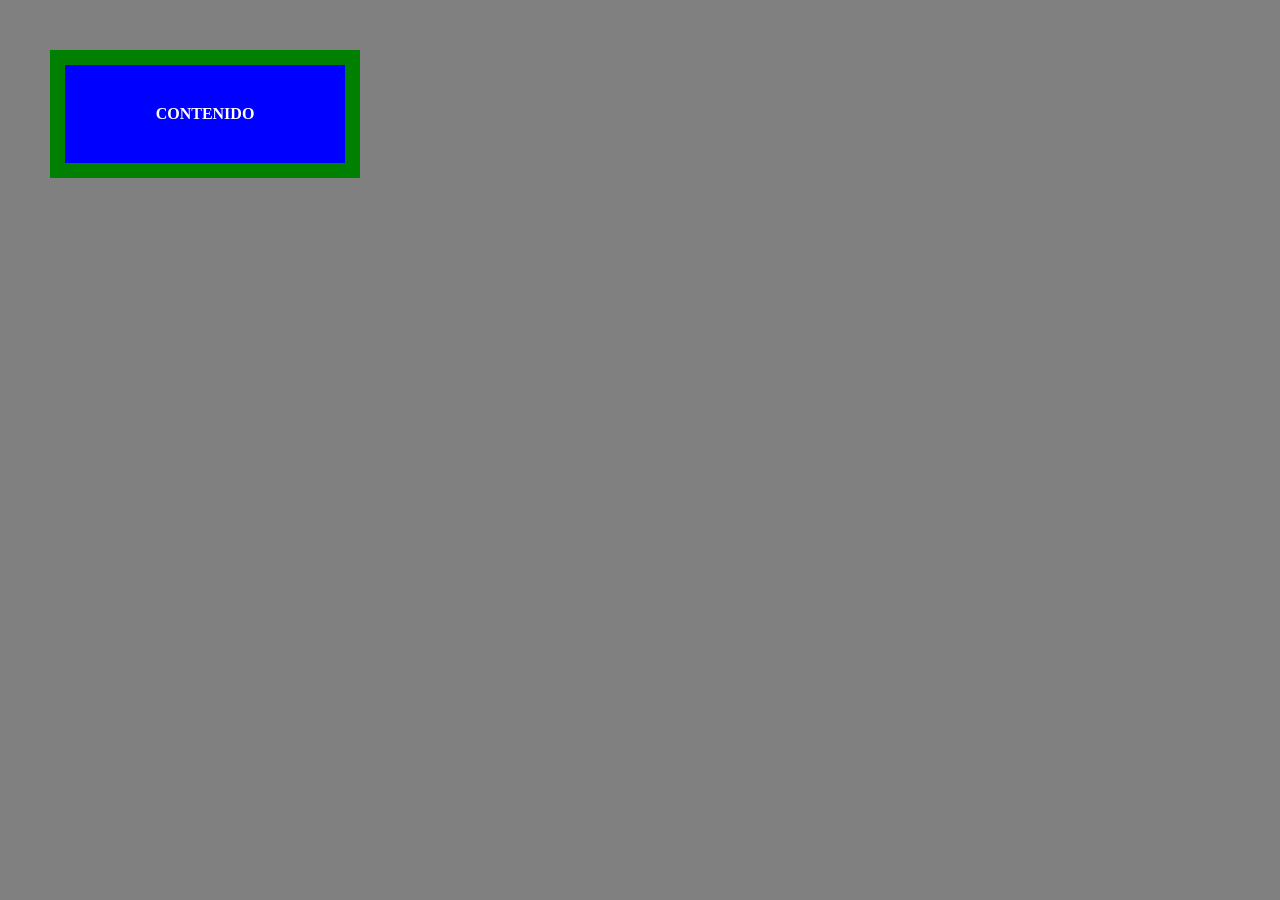
<file: 23400559_Gonzalez_Tapia_Hannia_Elizabeth/U3/index.html>
<!DOCTYPE html>
<html lang="es">
    <head>
        <style>
         body{
            margin: 0;
            background-color: gray;
         }

         .caja-demostrativa{
            width: 200px;
            column-height: 100px;
            background-color: blue;
            color: white;
            font-weight: bold;
            text-align: center;
            align-content: center; 

            padding: 40px;

            border: 15px solid green;

            margin: 50px;
         }
        </style>
    </head>
    <body>
        <div class="caja-demostrativa">
            CONTENIDO
        </div>
    </body>
</html>
</file>
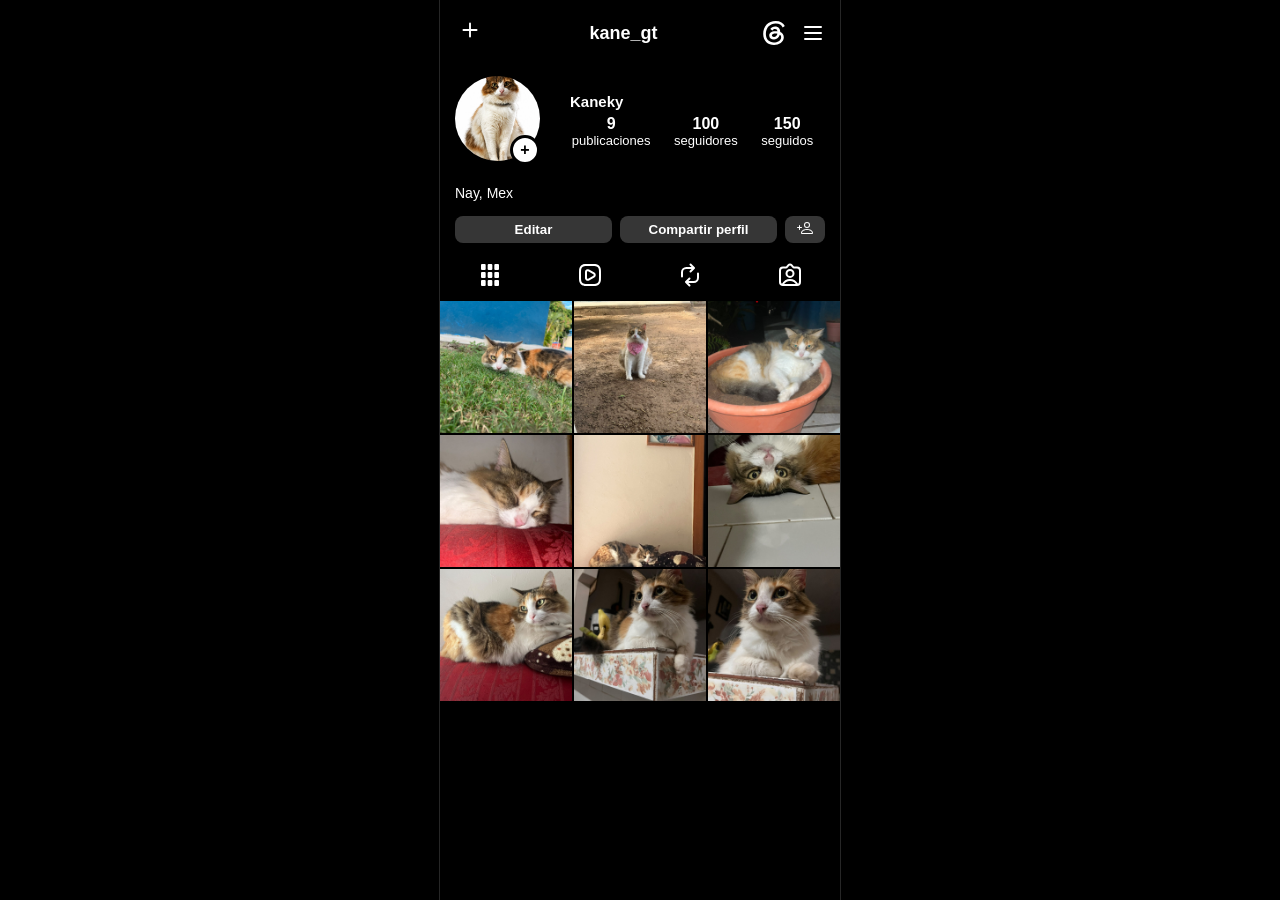
<file: 23400559_Gonzalez_Tapia_Hannia_Elizabeth/U3/instagram/index.html>
<!DOCTYPE html>
<html lang="es">
    <head>
        <meta charset="UTF-8">
        <title>Instagram</title>
        <link rel="stylesheet" href="./css/style.css">
    </head>
    <body>
        <main class="app-container">
            <nav class="nav-container">
                <div class="nav-left">
                    <svg xmlns="http://www.w3.org/2000/svg" width="30" fill="currentColor" class="bi bi-plus" viewBox="0 0 16 16"> <path d="M8 4a.5.5 0 0 1 .5.5v3h3a.5.5 0 0 1 0 1h-3v3a.5.5 0 0 1-1 0v-3h-3a.5.5 0 0 1 0-1h3v-3A.5.5 0 0 1 8 4" /> </svg>
                </div>
                <div class="nav-center">
                    kane_gt
                </div>
                <div class="nav-right">
                    <svg aria-label="" class="x1lliihq x1n2onr6 x5n08af" fill="currentColor" height="24" role="img" viewBox="0 0 976.98 1082" width="24"> <title></title> <path class="xcslo1z" d="M770.347,500.347c-1.355-156.85-86.386-251.367-230.025-251.367-95.872,0-176.499,43.362-218.846,112.472l92.823,64.705c24.053-37.942,57.252-69.448,118.231-69.448,68.77,0,104.341,38.281,114.504,109.423-33.2-5.081-66.399-7.791-100.615-7.791-185.646,0-273.049,84.015-273.049,195.131,0,113.149,87.403,179.548,216.136,179.548,141.267,0,225.621-95.194,260.176-213.086,35.91,16.261,60.64,54.203,60.64,111.116,0,152.447-175.822,235.446-324.881,235.446-219.862,0-363.501-144.316-363.501-379.084,0-287.616,190.05-471.907,445.483-471.907,171.418,0,256.11,75.207,313.701,176.16l94.856-66.399C913.308,94.501,773.396,1,563.358,1,228.653,1,.999,238.478.999,583.008c0,315.057,222.911,497.992,488.507,497.992,219.523,0,441.418-128.055,441.418-347.24,0-114.504-65.721-190.389-160.577-233.413ZM485.441,718.854c-48.444,0-91.129-23.036-91.129-65.383,0-66.738,81.983-87.064,162.271-87.064,30.489,0,60.301,2.032,86.725,7.792-18.971,86.725-75.207,144.655-157.867,144.655Z"> </path> </svg>
                    <svg width="24" viewBox="0 0 24 24" fill="none" xmlns="http://www.w3.org/2000/svg" stroke="#ffffff"><g id="SVGRepo_bgCarrier" stroke-width="0"></g><g id="SVGRepo_tracerCarrier" stroke-linecap="round" stroke-linejoin="round"></g><g id="SVGRepo_iconCarrier"> <path d="M4 18L20 18" stroke="#ffffff" stroke-width="2" stroke-linecap="round"></path> <path d="M4 12L20 12" stroke="#ffffff" stroke-width="2" stroke-linecap="round"></path> <path d="M4 6L20 6" stroke="#ffffff" stroke-width="2" stroke-linecap="round"></path> </g></svg>
                </div>
            </nav>

            <header>
                <div class="profile-header">
                    <div class="profile-pic-container">
                        <img class="profile-pic" src="./img/perfil.jpeg">
                        <div class="add-story-btn">+</div>
                    </div>

                    <div class="profile-info">
                    <h1 class="name">Kaneky</h1>
                    <div class="profile-stats">

                    
                    <div class="stat-item">
                        <strong>9</strong>
                        <span>publicaciones</span>
                    </div>
        
                    <div class="stat-item">
                        <strong>100</strong>
                        <span>seguidores</span>
                    </div>
                    <div class="stat-item">
                        <strong>150</strong>
                        <span>seguidos</span>
                        </div>
                    
                    </div>
                </div>
                </div>
            </header>

            <section class="profile-bio">
                <p class="bio">Nay, Mex</p>
                <div class="action-buttons">

                    <button class="btn">Editar</button>
                    <button class="btn">Compartir perfil</button>
                    <button class="btn icon-btn">
                        <svg xmlns="http://www.w3.org/2000/svg" width="16" height="16" fill="currentColor" class="bi bi-person-plus" viewBox="0 0 16 16"> <path d="M6 8a3 3 0 1 0 0-6 3 3 0 0 0 0 6m2-3a2 2 0 1 1-4 0 2 2 0 0 1 4 0m4 8c0 1-1 1-1 1H1s-1 0-1-1 1-4 6-4 6 3 6 4m-1-.004c-.001-.246-.154-.986-.832-1.664C9.516 10.68 8.289 10 6 10s-3.516.68-4.168 1.332c-.678.678-.83 1.418-.832 1.664z" /> <path fill-rule="evenodd" d="M13.5 5a.5.5 0 0 1 .5.5V7h1.5a.5.5 0 0 1 0 1H14v1.5a.5.5 0 0 1-1 0V8h-1.5a.5.5 0 0 1 0-1H13V5.5a.5.5 0 0 1 .5-.5" /> </svg>

                    </button>

                </div>
            </section>


            <section class="profile-tabs">
                <div class="tab">
                    <svg aria-label="Publicaciones" class="x1lliihq x1n2onr6 xyb1xck" fill="currentColor" height="24" role="img" viewBox="0 0 24 24" width="24"> <title>Publicaciones</title> <rect height="6" rx="1" ry="1" width="4.667" x="3" y="1"></rect> <rect height="6" rx="1" ry="1" width="4.667" x="16.333" y="1"></rect> <rect height="6" rx="1" ry="1" width="4.667" x="9.667" y="1"></rect> <rect height="6" rx="1" ry="1" width="4.667" x="3" y="9"></rect> <rect height="6" rx="1" ry="1" width="4.667" x="16.333" y="9"></rect> <rect height="6" rx="1" ry="1" width="4.667" x="9.667" y="9"></rect> <rect height="6" rx="1" ry="1" width="4.667" x="3" y="17"></rect> <rect height="6" rx="1" ry="1" width="4.667" x="16.333" y="17"></rect> <rect height="6" rx="1" ry="1" width="4.667" x="9.667" y="17"></rect> </svg>
                </div>

                <div class="tab">
                    <svg aria-label="Reels" class="x1lliihq x1n2onr6 x5n08af" fill="currentColor" height="24" role="img" viewBox="0 0 24 24" width="24"> <title>Reels</title> <path d="M22.935 7.468c-.063-1.36-.307-2.142-.512-2.67a5.341 5.341 0 0 0-1.27-1.95 5.345 5.345 0 0 0-1.95-1.27c-.53-.206-1.311-.45-2.672-.513C15.333 1.012 14.976 1 12 1s-3.333.012-4.532.065c-1.36.063-2.142.307-2.67.512-.77.298-1.371.69-1.95 1.27a5.36 5.36 0 0 0-1.27 1.95c-.206.53-.45 1.311-.513 2.672C1.012 8.667 1 9.024 1 12s.012 3.333.065 4.532c.063 1.36.307 2.142.512 2.67.297.77.69 1.372 1.27 1.95.58.581 1.181.974 1.95 1.27.53.206 1.311.45 2.672.513C8.667 22.988 9.024 23 12 23s3.333-.012 4.532-.065c1.36-.063 2.142-.307 2.67-.512a5.33 5.33 0 0 0 1.95-1.27 5.356 5.356 0 0 0 1.27-1.95c.206-.53.45-1.311.513-2.672.053-1.198.065-1.555.065-4.531s-.012-3.333-.065-4.532Zm-1.998 8.972c-.05 1.07-.228 1.652-.38 2.04-.197.51-.434.874-.82 1.258a3.362 3.362 0 0 1-1.258.82c-.387.151-.97.33-2.038.379-1.162.052-1.51.063-4.441.063s-3.28-.01-4.44-.063c-1.07-.05-1.652-.228-2.04-.38a3.354 3.354 0 0 1-1.258-.82 3.362 3.362 0 0 1-.82-1.258c-.151-.387-.33-.97-.379-2.038C3.011 15.28 3 14.931 3 12s.01-3.28.063-4.44c.05-1.07.228-1.652.38-2.04.197-.51.434-.875.82-1.26a3.372 3.372 0 0 1 1.258-.819c.387-.15.97-.329 2.038-.378C8.72 3.011 9.069 3 12 3s3.28.01 4.44.063c1.07.05 1.652.228 2.04.38.51.197.874.433 1.258.82.385.382.622.747.82 1.258.151.387.33.97.379 2.038C20.989 8.72 21 9.069 21 12s-.01 3.28-.063 4.44Zm-4.584-6.828-5.25-3a2.725 2.725 0 0 0-2.745.01A2.722 2.722 0 0 0 6.988 9v6c0 .992.512 1.88 1.37 2.379.432.25.906.376 1.38.376.468 0 .937-.123 1.365-.367l5.25-3c.868-.496 1.385-1.389 1.385-2.388s-.517-1.892-1.385-2.388Zm-.993 3.04-5.25 3a.74.74 0 0 1-.748-.003.74.74 0 0 1-.374-.649V9a.74.74 0 0 1 .374-.65.737.737 0 0 1 .748-.002l5.25 3c.341.196.378.521.378.652s-.037.456-.378.651Z"> </path> </svg>
                </div>

                <div class="tab">
                    <svg viewBox="0 0 24 24" width="24" height="24" fill="currentColor" role="img" title="Reposts" class="x14rh7hd" style="--x-color: rgb(var(--ig-secondary-icon));"> <title>Reposts</title> <path d="M19.998 9.497a1 1 0 0 0-1 1v4.228a3.274 3.274 0 0 1-3.27 3.27h-5.313l1.791-1.787a1 1 0 0 0-1.412-1.416L7.29 18.287a1.004 1.004 0 0 0-.294.707v.001c0 .023.012.042.013.065a.923.923 0 0 0 .281.643l3.502 3.504a1 1 0 0 0 1.414-1.414l-1.797-1.798h5.318a5.276 5.276 0 0 0 5.27-5.27v-4.228a1 1 0 0 0-1-1zm-6.41-3.496-1.795 1.795a1 1 0 1 0 1.414 1.414l3.5-3.5a1.003 1.003 0 0 0 0-1.417l-3.5-3.5a1 1 0 0 0-1.414 1.414l1.794 1.794H8.27A5.277 5.277 0 0 0 3 9.271V13.5a1 1 0 0 0 2 0V9.271a3.275 3.275 0 0 1 3.271-3.27z"> </path> </svg>
                </div>

                <div class="tab">
                    <svg aria-label="Etiquetas" class="x1lliihq x1n2onr6 x1cp0k07" fill="currentColor" height="24" role="img" viewBox="0 0 24 24" width="24"> <title>Etiquetas</title> <path d="M21 7.48a2 2 0 0 0-2-2h-3.046a2.002 2.002 0 0 1-1.506-.683l-1.695-1.939a1 1 0 0 0-1.506 0L9.552 4.797c-.38.434-.93.682-1.506.682H5a2 2 0 0 0-2 2V19l.01.206A2 2 0 0 0 5 21h14a2 2 0 0 0 2-2V7.48ZM23 19a4 4 0 0 1-4 4H5a4 4 0 0 1-3.995-3.794L1 19V7.48a4 4 0 0 1 4-4h3.046l1.696-1.94a3 3 0 0 1 4.516 0l1.696 1.94H19a4 4 0 0 1 4 4V19Z" fill="currentColor"></path> <path d="M14.5 10.419a2.5 2.5 0 1 0-5 0 2.5 2.5 0 0 0 5 0Zm2 0a4.5 4.5 0 1 1-9 0 4.5 4.5 0 0 1 9 0ZM12 16.003c3.511 0 6.555 1.99 8.13 4.906a1 1 0 0 1-1.76.95c-1.248-2.31-3.64-3.857-6.37-3.857S6.878 19.55 5.63 21.86a1 1 0 0 1-1.76-.951c1.575-2.915 4.618-4.906 8.13-4.906Z" fill="currentColor"></path> </svg>
            
                </div>
            </section>

            <section class="gallery">
                <div class="post">
                    <img src="./img/13.jpeg">
                </div>

                <div class="post">
                    <img src="./img/10.jpeg">
                </div>

                <div class="post">
                    <img src="./img/6.jpeg">
                </div>

                <div class="post">
                    <img src="./img/7.jpeg">
                </div>

                <div class="post">
                    <img src="./img/4.jpeg">
                </div>

                <div class="post">
                    <img src="./img/3.jpeg">
                </div>

                <div class="post">
                    <img src="./img/5.jpeg">
                </div>

                <div class="post">
                    <img src="./img/1.jpeg">
                </div>

                <div class="post">
                    <img src="./img/2.jpeg">
                </div>

            </section>
        </main>
    </body>
</html>
</file>
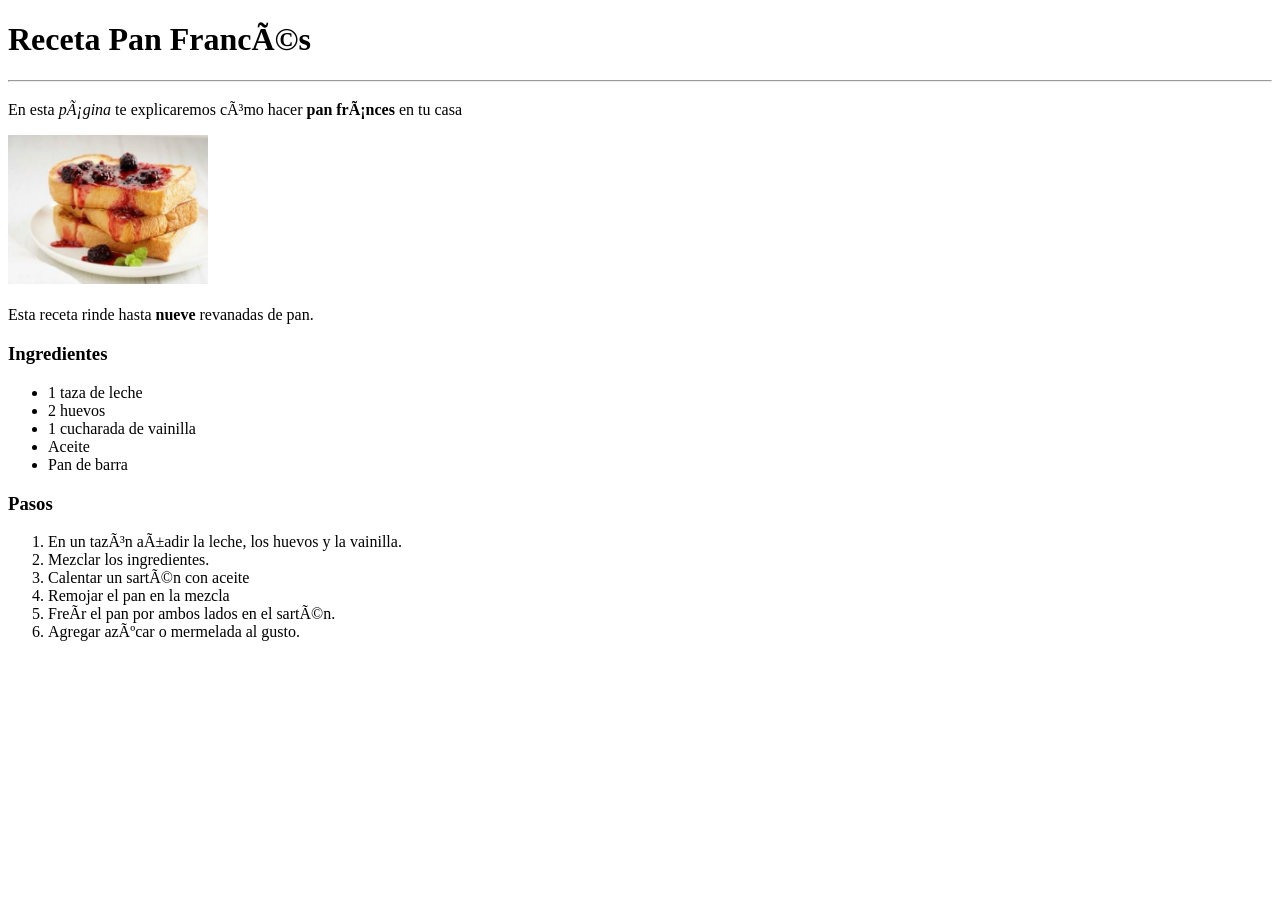
<file: 23400559_Gonzalez_Tapia_Hannia_Elizabeth/U2/Ejercicio1.html>
<!DOCTYPE html>
<html>
    <head>
        <meta charset="UTF=8">
        <title>Ejercicio1</title>
    </head>

    <body>
        <header>
            <h1>Receta Pan Francés</h1>
        </header>
        <section>
            <section>
                <hr>
            </section>
            <h3></h3>
            <p>En esta <em>página</em> te explicaremos cómo hacer <strong>pan fránces</strong> en tu casa</p>
            <section>
                <image width="200px" src="panfrances.jpeg"></image>
            </section>
            <h3></h3>
            <p>Esta receta rinde hasta <strong>nueve</strong> revanadas de pan.</p>
            <h3>Ingredientes</h3>
            <ul>
                 <li>1 taza de leche</li>
                 <li>2 huevos</li>
                 <li>1 cucharada de vainilla</li>
                 <li>Aceite</li>
                 <li>Pan de barra</li>
            </ul>
            <h3>Pasos</h3>
            <ol>
                <li>En un tazón añadir la leche, los huevos y la vainilla.</li>
                <li>Mezclar los ingredientes.</li>
                <li>Calentar un sartén con aceite</li>
                <li>Remojar el pan en la mezcla</li>
                <li>Freír el pan por ambos lados en el sartén.</li>
                <li>Agregar azúcar o mermelada al gusto.</li>
            </ol>
        </section>
    </body>
</html>
</file>
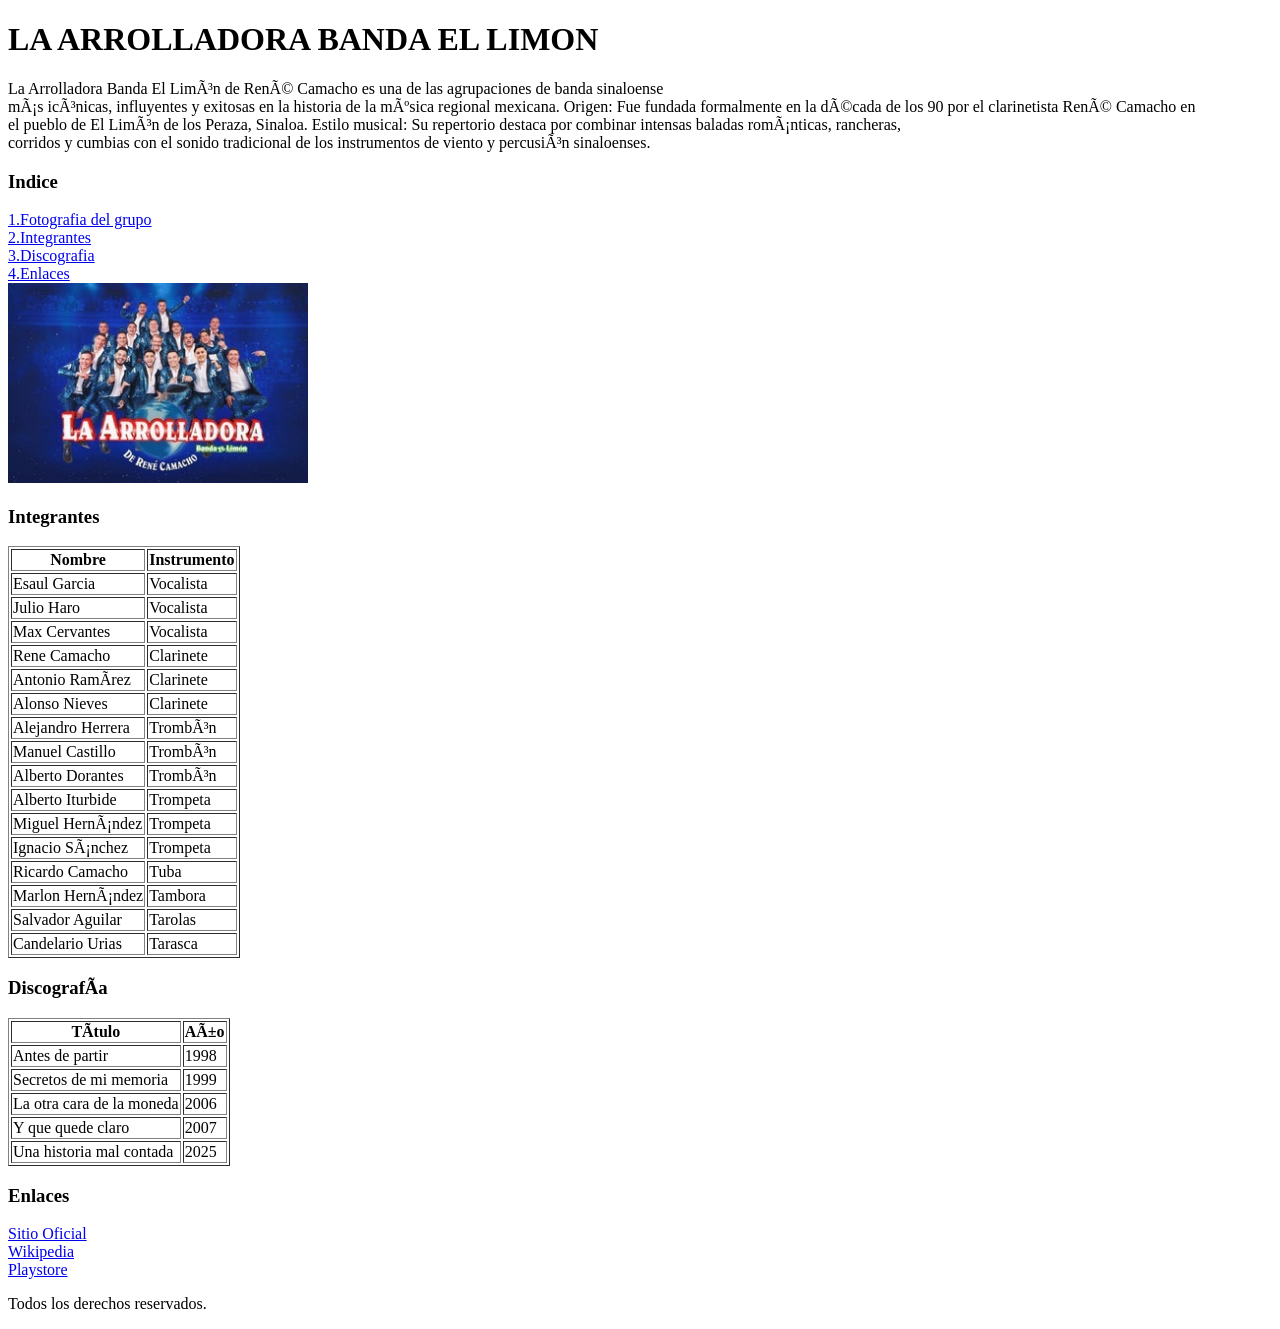
<file: 23400559_Gonzalez_Tapia_Hannia_Elizabeth/U2/Ejercicio2.html>
<!DOCTYPE html>
<html>
    <head>
        <meta charset="UTF=8">
        <title>Ejercicio2</title>
    </head>

    <body>
        <header>
            <h1>LA ARROLLADORA BANDA EL LIMON</h1>
        </header>

        <section>
            <p>
                La Arrolladora Banda El Limón de René Camacho es una de las agrupaciones de banda sinaloense <br>
                más icónicas, influyentes y exitosas en la historia de la música regional mexicana.
                Origen: Fue fundada formalmente en la década de los 90 por el clarinetista René Camacho en <br> 
                el pueblo de El Limón de los Peraza, Sinaloa.
                Estilo musical: Su repertorio destaca por combinar intensas baladas románticas, rancheras,<br>
                corridos y cumbias con el sonido tradicional de los instrumentos de viento y percusión sinaloenses.
            </p>
            <h3>Indice</h3>
            <nav>
                <a href="#Foto">1.Fotografia del grupo</a><br>
                <a href="#Integrantes">2.Integrantes</a><br>
                <a href="#Discografia">3.Discografia</a><br>
                <a href="#Enlaces">4.Enlaces</a>
            </nav>
            <img id="Foto" width="300px" src="laarrolladora.jpg">
            <section>
            <h3 id="Integrantes">Integrantes</h3>
            <table border="1">
                <tr>
                    <th>Nombre</th>
                    <th>Instrumento</th>
                </tr>
                <tr>
                    <td>Esaul Garcia</td>
                    <td>Vocalista</td>
                </tr>
                <tr>
                    <td>Julio Haro</td>
                    <td>Vocalista</td>
                </tr>
                <tr>
                    <td>Max Cervantes</td>
                    <td>Vocalista</td>
                </tr>
                <tr>
                    <td>Rene Camacho</td>
                    <td>Clarinete</td>
                </tr>
                <tr>
                    <td>Antonio Ramírez</td>
                    <td>Clarinete</td>
                </tr>
                <tr>
                    <td>Alonso Nieves</td>
                    <td>Clarinete</td>
                </tr>
                <tr>
                    <td>Alejandro Herrera</td>
                    <td>Trombón</td>
                </tr>
                 <tr>
                    <td>Manuel Castillo</td>
                    <td>Trombón</td>
                </tr>
                 <tr>
                    <td>Alberto Dorantes</td>
                    <td>Trombón</td>
                </tr>
                 <tr>
                    <td>Alberto Iturbide</td>
                    <td>Trompeta</td>
                </tr>
                 <tr>
                    <td>Miguel Hernández</td>
                    <td>Trompeta</td>
                </tr>
                 <tr>
                    <td>Ignacio Sánchez</td>
                    <td>Trompeta</td>
                </tr>
                 <tr>
                    <td>Ricardo Camacho</td>
                    <td>Tuba</td>
                </tr>
                 <tr>
                    <td>Marlon Hernández</td>
                    <td>Tambora</td>
                </tr>
                 <tr>
                    <td>Salvador Aguilar</td>
                    <td>Tarolas</td>
                </tr>
                 <tr>
                    <td>Candelario Urias</td>
                    <td>Tarasca</td>
                </tr>
            </table>
            </section>

            <section>
                <h3 id="Discografia">Discografía</h3>
                <table border="1">
                    <tr>
                        <th>Título</th>
                        <th>Año</th>
                    </tr>
                    <tr>
                        <td>Antes de partir</td>
                        <td>1998</td>
                    </tr>
                     <tr>
                        <td>Secretos de mi memoria</td>
                        <td>1999</td>
                    </tr>
                     <tr>
                        <td>La otra cara de la moneda</td>
                        <td>2006</td>
                    </tr>
                     <tr>
                        <td>Y que quede claro</td>
                        <td>2007</td>
                    </tr>
                     <tr>
                        <td>Una historia mal contada</td>
                        <td>2025</td>
                    </tr>
                </table>
            </section>
            <h3 id="Enlaces">Enlaces</h3>
            <nav>
                <a href="https://www.laarrolladora.com/">Sitio Oficial</a><br>
                <a href="https://es.wikipedia.org/wiki/La_Arrolladora_Banda_El_Lim%C3%B3n">Wikipedia</a><br>
                <a href="https://play.google.com/store/apps/details?id=com.mobileroadie.app_39169&hl=es_MX">Playstore</a>
            </nav>
        </section>
        <footer>
              <p>Todos los derechos reservados.</p>
        </footer>
    </body>
</html>
</file>
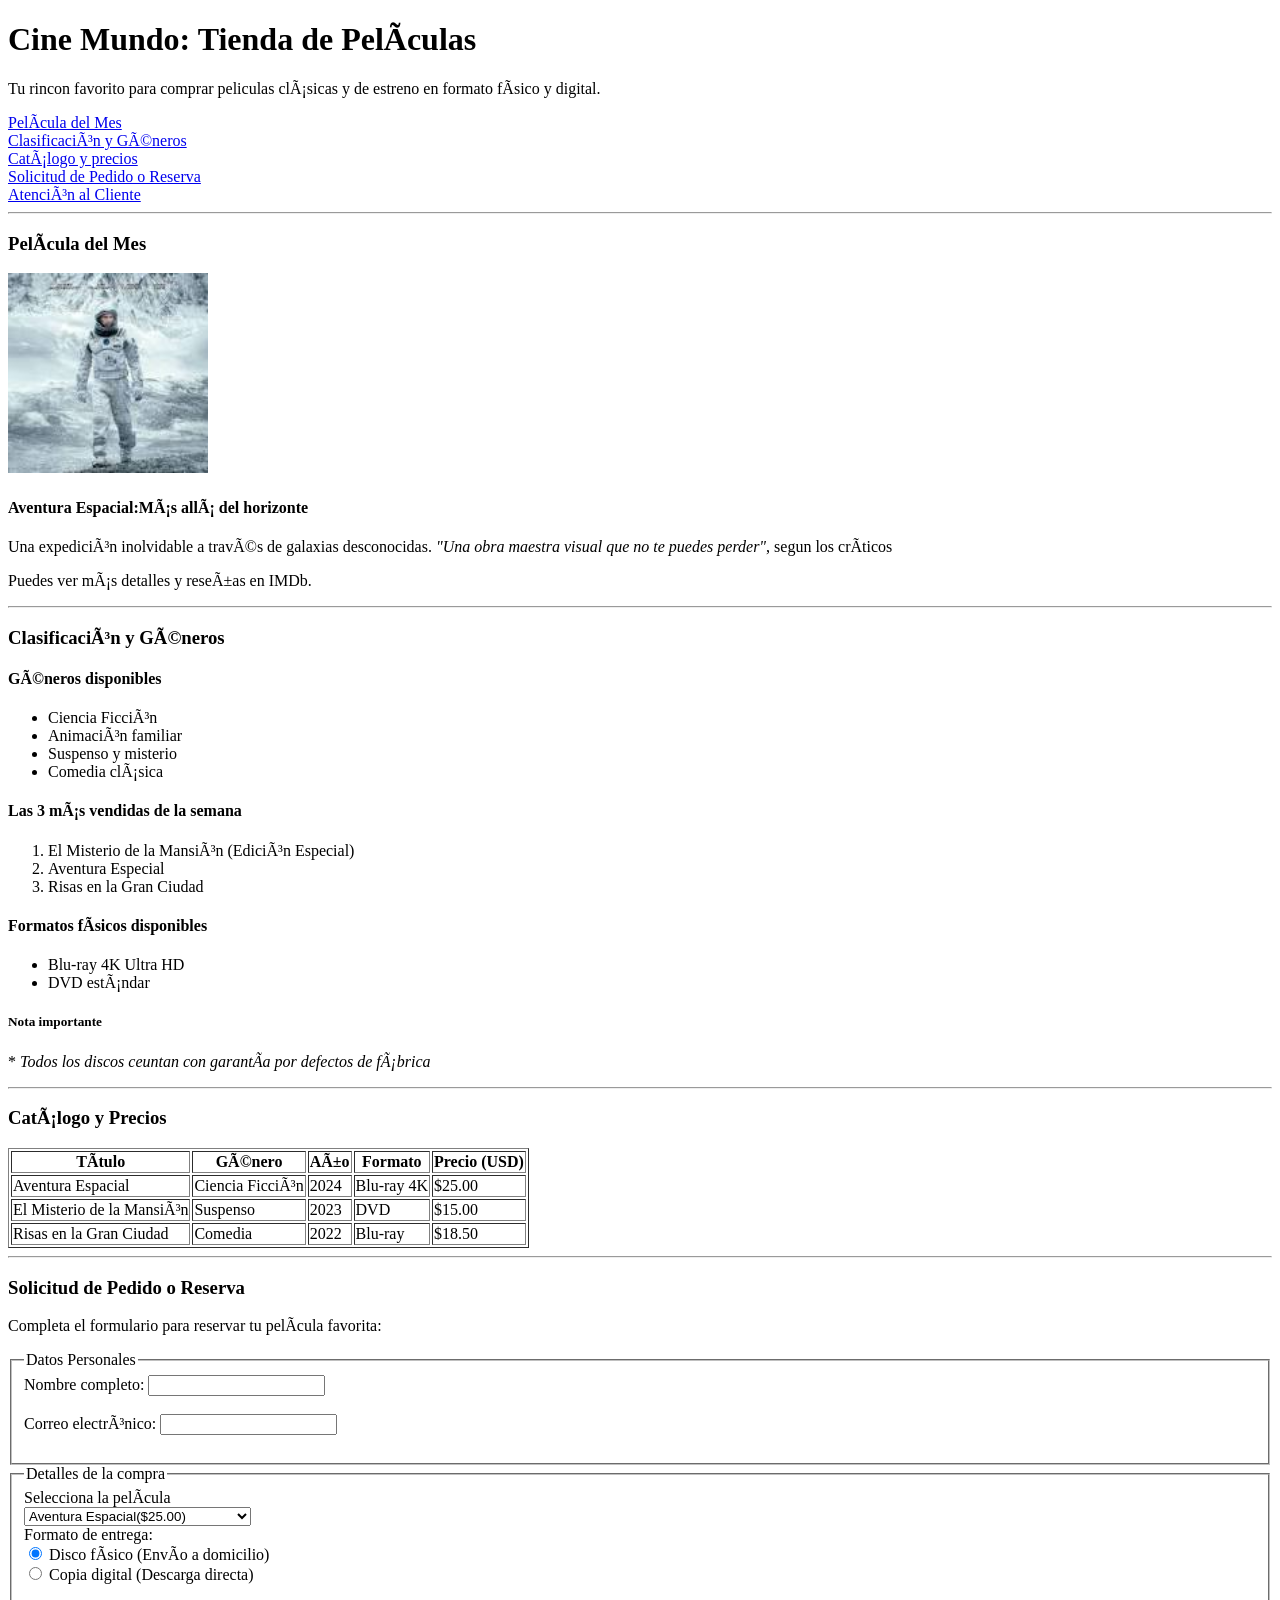
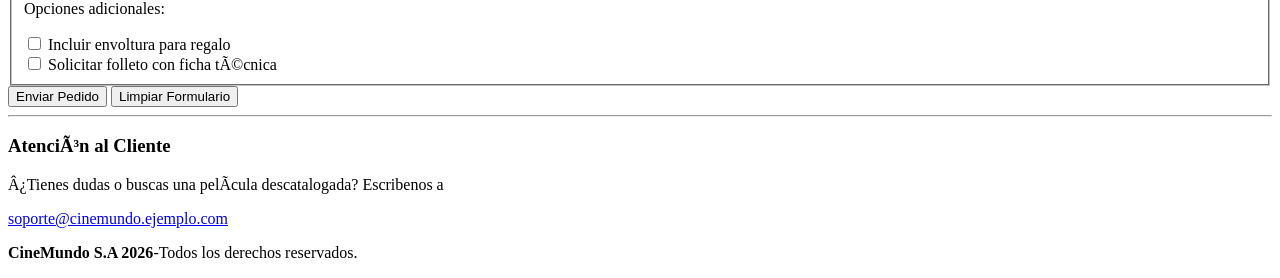
<file: 23400559_Gonzalez_Tapia_Hannia_Elizabeth/U2/Ejercicio5.html>
<!DOCTYPE html>
<html>
    <head>
        <meta charset="UFT=8">
        <title>Ejercicio5</title>

    </head>
    <body>
        <header> 
            <h1>Cine Mundo: Tienda de Películas</h1>
        </header>
        <section>
            <p>Tu rincon favorito para comprar peliculas clásicas y de estreno en formato físico y digital.</p>
        </section>
        <nav>
            <a href="#Pelicula">Película del Mes</a><br>
            <a href="#Clasificacion">Clasificación y Géneros</a><br>
            <a href="#Catalogo">Catálogo y precios</a><br>
            <a href="#Solicitud">Solicitud de Pedido o Reserva</a><br>
            <a href="#Atencion">Atención al Cliente</a><br>
        </nav>
        <hr>
        <h3 id="Pelicula">Película del Mes</h3>
        <image width="200px" src="imagen.jpg"></image>
        <h4>Aventura Espacial:Más allá del horizonte</h4>
        <p>Una expedición inolvidable a través de galaxias desconocidas. <em>"Una obra maestra visual que no te puedes perder"</em>, segun los críticos</p>
        <p>Puedes ver más detalles y reseñas en IMDb.</p>
        <hr>
        <h3 id="Clasificacion">Clasificación y Géneros</h3>
        <h4>Géneros disponibles</h4>
        <ul>
            <li>Ciencia Ficción</li>
            <li>Animación familiar</li>
            <li>Suspenso y misterio</li>
            <li>Comedia clásica</li>
        </ul>
        <h4>Las 3 más vendidas de la semana</h4>
        <ol>
            <li>El Misterio de la Mansión (Edición Especial)</li>
            <li>Aventura Especial</li>
            <li>Risas en la Gran Ciudad</li>
        </ol>
        <h4>Formatos físicos disponibles</h4>
        <ul>
            <li>Blu-ray 4K Ultra HD</li>
            <li>DVD estándar</li>
        </ul>
        <h5>Nota importante</h5>
        <p>* <em>Todos los discos ceuntan con garantía por defectos de fábrica</em></p>
        <hr>
        <h3 id="Catalogo">Catálogo y Precios</h3>
        <table border="1">
            <tr>
                <th>Título</th>
                <th>Género</th>
                <th>Año</th>
                <th>Formato</th>
                <th>Precio (USD)</th>
            </tr>
            <tr>
                <td>Aventura Espacial</td>
                <td>Ciencia Ficción</td>
                <td>2024</td>
                <td>Blu-ray 4K</td>
                <td>$25.00</td>
            </tr>
             <tr>
                <td>El Misterio de la Mansión</td>
                <td>Suspenso</td>
                <td>2023</td>
                <td>DVD</td>
                <td>$15.00</td>
            </tr>
             <tr>
                <td>Risas en la Gran Ciudad</td>
                <td>Comedia</td>
                <td>2022</td>
                <td>Blu-ray</td>
                <td>$18.50</td>
            </tr>
        </table>
        <hr>
        <h3 id="Solicitud">Solicitud de Pedido o Reserva</h3>
        <p>Completa el formulario para reservar tu película favorita:</p>
        <form action="#" method="post">
            <fieldset>
                <legend>Datos Personales</legend>
            <label>Nombre completo:</label>
            <input type="text">
            <br><br>

            <label>Correo electrónico:</label>
            <input type="text">
            <br><br>
            </fieldset>
        </form>

        <form action="#" method="post">
            <fieldset>
                <legend>Detalles de la compra</legend>
                <label>Selecciona la película</label><br>
                <select>
                    <option>Aventura Espacial($25.00)</option>
                    <option>El Misterio de la Mansión($15.00)</option>
                    <option>Risas en la Gran Ciudad($18.50)</option>
                </select><br>

                <label>Formato de entrega:</label><br>
                    <input type="radio" id="fisico" name="entrega" value="fisico" checked>
        <label for="fisico">Disco físico (Envío a domicilio)</label>
        <br>

        <input type="radio" id="digital" name="entrega" value="digital">
        <label for="digital">Copia digital (Descarga directa)</label>
           <p>Opciones adicionales:</p>
        <input type="checkbox" id="regalo" name="regalo">
        <label for="regalo">Incluir envoltura para regalo</label>
        <br>

        <input type="checkbox" id="folleto" name="folleto">
        <label for="folleto">Solicitar folleto con ficha técnica</label>
          
        </fieldset>

        </from>

          <input type="submit" value="Enviar Pedido">
            <input type="reset" value="Limpiar Formulario">
            <hr>

            <h3 id="Atencion">Atención al Cliente</h3>
            <p>¿Tienes dudas o buscas una película descatalogada? Escribenos a</p><a href="mailto:soporte@cinemundo.ejemplo.com">soporte@cinemundo.ejemplo.com</a>
            <P><strong>CineMundo S.A 2026</strong>-Todos los derechos reservados.</P>
    </body> 
</html>
</file>
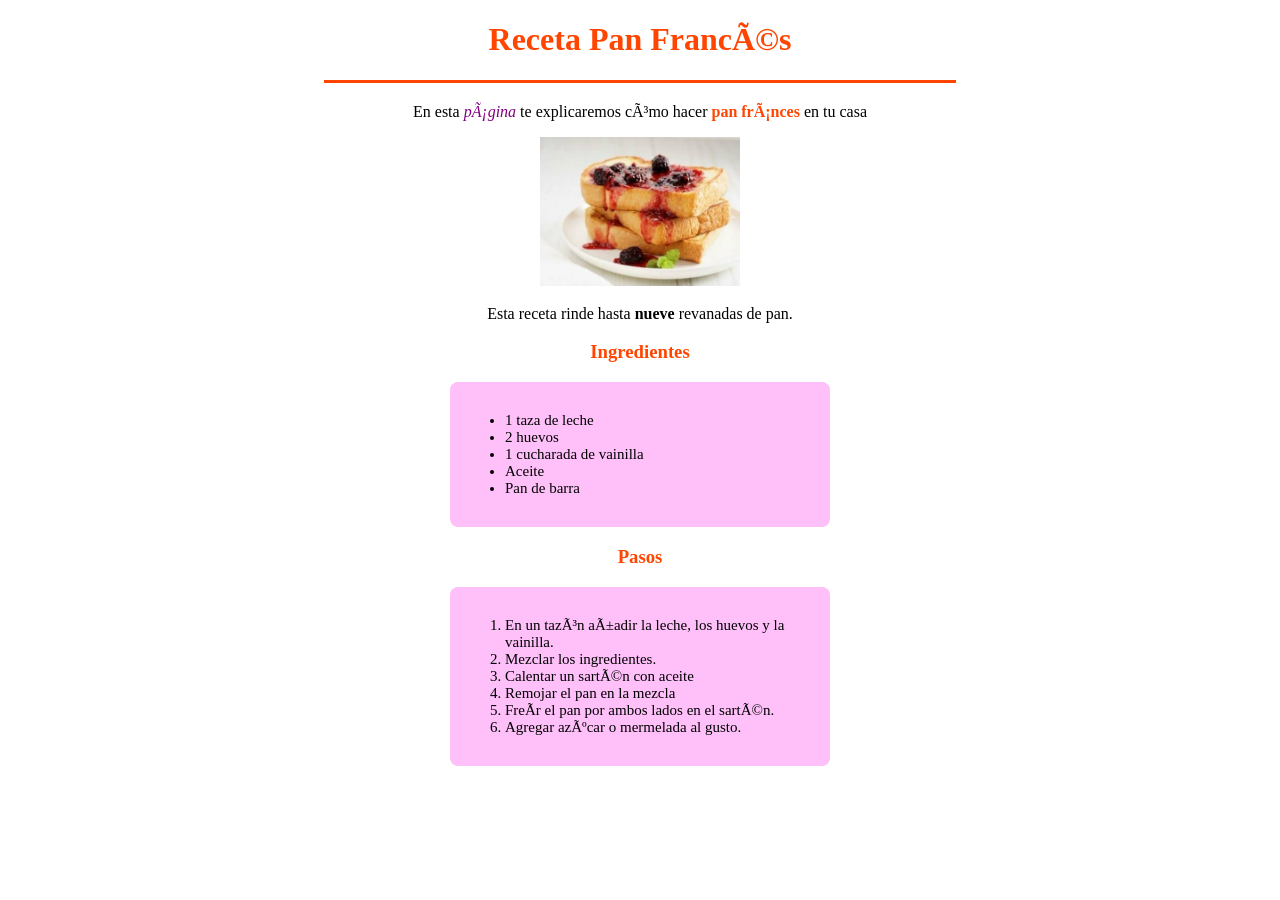
<file: 23400559_Gonzalez_Tapia_Hannia_Elizabeth/U3/Ejercicio1.html>
<!DOCTYPE html>
<html>
    <head>
        <meta charset="UTF=8">
        <title>Ejercicio1</title>
      <style>
        h1{
            color: orangered;
            text-align: center;
        }
        h3{
            text-align: center;
            color: orangered;
        }

        img {
          display: block;
          width: 200px;
          height: auto;
          margin: 0 auto;
        }
        .contenedor{
            display: grid;
            grid-template-columns: repeat(1, 1fr);
            gap: 15px;
            width: 100%;
            justify-items: center;
        }
        .caja{
            background-color:rgb(255, 192, 250);
            color: black;
            padding:15px;
            text-align:left;
            font-size: 15px;
            border-radius: 8px;
            width: 350px;
            max-width: 90%;
           }
           
        hr {
           width: 50%;
           border: none;
           height: 3px;
           background-color: orangered;
           margin: 20px auto;
        }
      </style>
    </head>

    <body>
        <header>
            <h1 style="color: orangered">Receta Pan Francés</h1>
        </header>
        <section>
            <section>
                <hr>
            </section>
            <h3></h3>
            <p style="text-align: center;">En esta <em style="color: purple;">página</em> te explicaremos cómo hacer <strong style="color: orangered;">pan fránces</strong> en tu casa</p>
            <section>
                <image width="200px" src="panfrances.jpeg"></image>
            </section>
            <h3></h3>
            <p style="text-align: center;">Esta receta rinde hasta <strong>nueve</strong> revanadas de pan.</p>
            <h3>Ingredientes</h3>
            <div class="contenedor">
                <div class="caja">
            <ul>
                 <li>1 taza de leche</li>
                 <li>2 huevos</li>
                 <li>1 cucharada de vainilla</li>
                 <li>Aceite</li>
                 <li>Pan de barra</li>
            </ul>
                 </div>
            </div>
            </section>
            <h3>Pasos</h3>
            <div class="contenedor">
                <div class="caja">
            <ol>
                <li>En un tazón añadir la leche, los huevos y la vainilla.</li>
                <li>Mezclar los ingredientes.</li>
                <li>Calentar un sartén con aceite</li>
                <li>Remojar el pan en la mezcla</li>
                <li>Freír el pan por ambos lados en el sartén.</li>
                <li>Agregar azúcar o mermelada al gusto.</li>
            </ol>
                </div>
            </div>
        </section>
    </body>
</html>
</file>
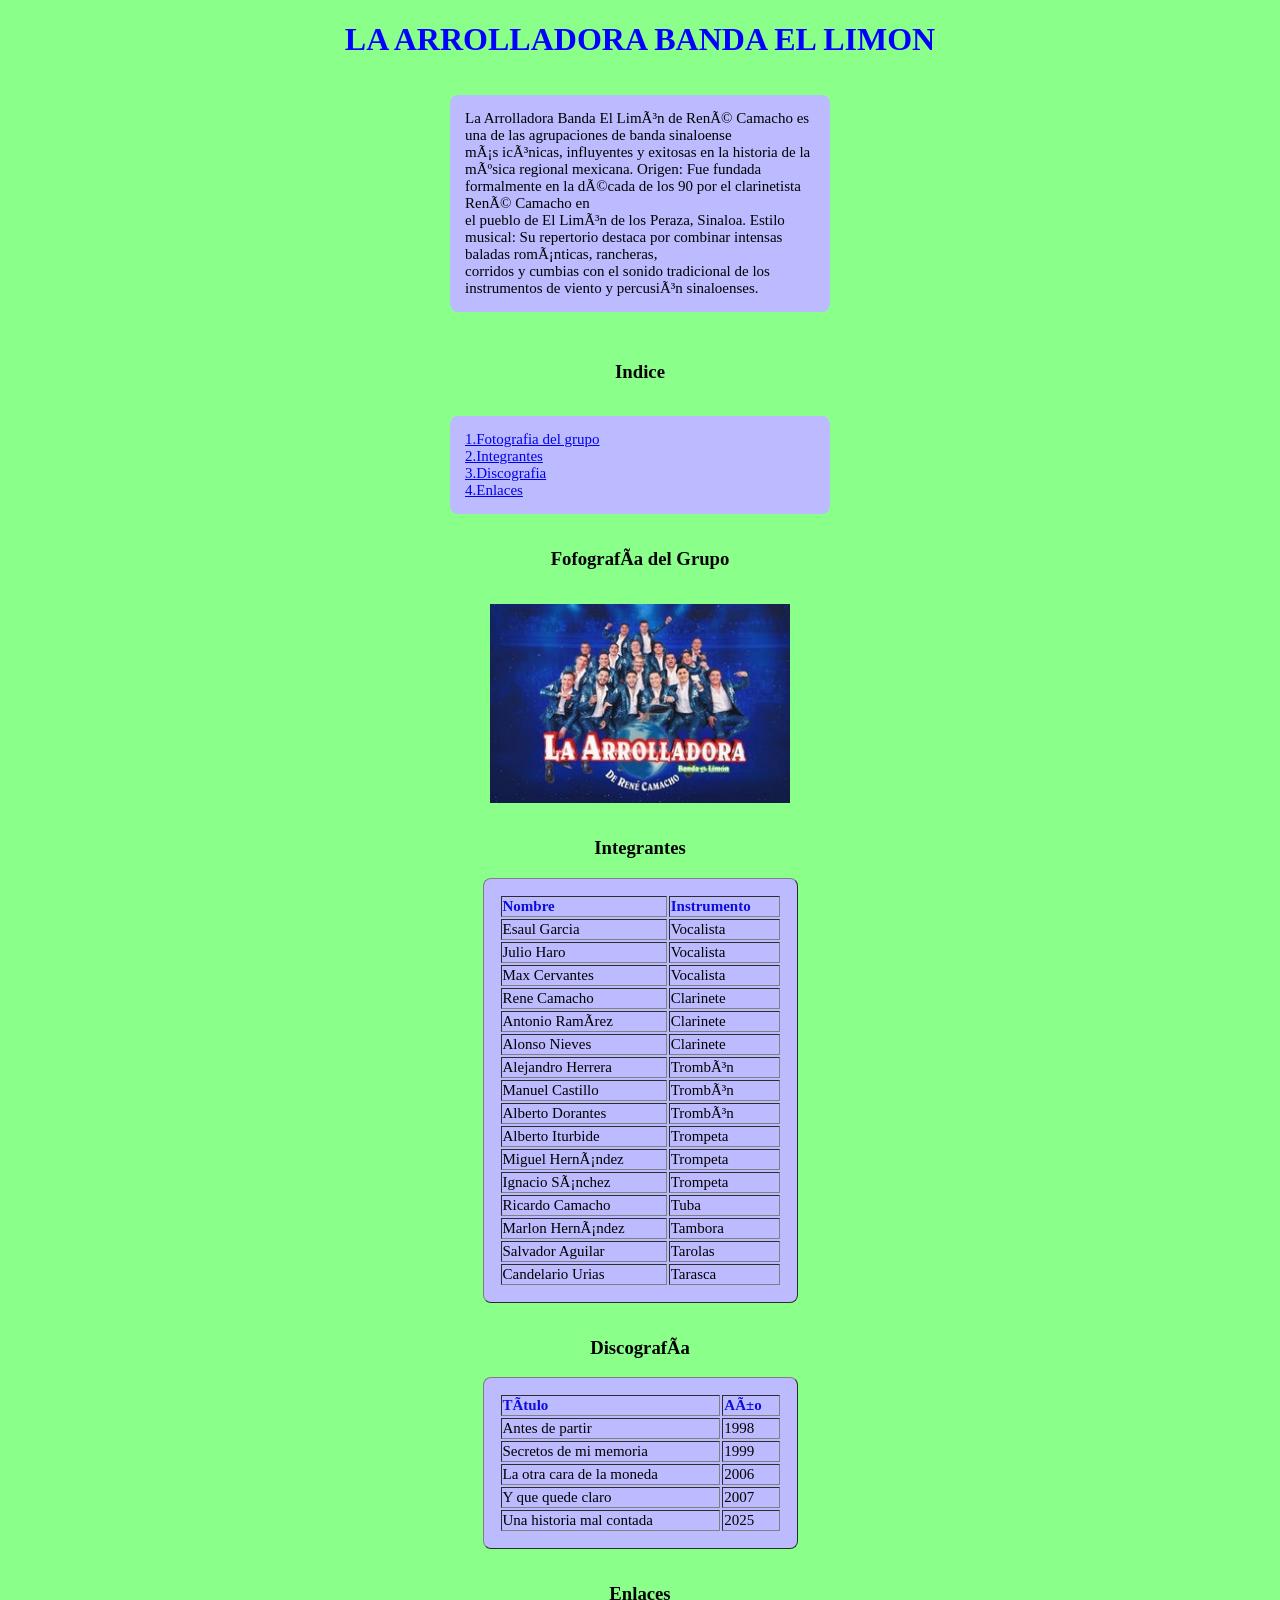
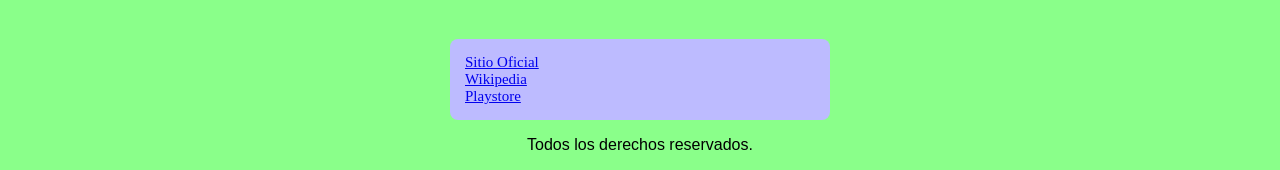
<file: 23400559_Gonzalez_Tapia_Hannia_Elizabeth/U3/Ejercicio2.html>
<!DOCTYPE html>
<html>
    <head>
        <meta charset="UTF=8">
        <title>Ejercicio2</title>

        <style>
            h1{
                color: blue;
                text-align: center;
            }
           .Contenedor{
            display: grid;
            grid-template-columns: 1fr;
            gap: 15px;
            width: 100%;
            justify-items: center;
            background-color: rgb(138, 255, 138);
            }
            .caja{
            background-color:rgb(189, 187, 255);
            color: black;
            padding:15px;
            text-align:left;
            font-size: 15px;
            border-radius: 8px;
            width: 350px;
            max-width: 90%;
           }
           h3{
            color: rgb(5, 4, 5);
            text-align: center;
           }
           th{
            color: rgb(13, 13, 223);
           }
           body{
            background-color: rgb(138, 255, 138);
           }
           footer{
            font-family: sans-serif;
            text-align: center;
           }
           
           img{
            display: block;
            margin: 0 auto; 
           }

           section section{
            display: flex; 
            flex-direction: column;
            align-items: center;
           }
        </style>
    </head>

    <body>
        <header>
            <h1>LA ARROLLADORA BANDA EL LIMON</h1>
        </header>

        <section class="Contenedor">
            <p class="caja">
                La Arrolladora Banda El Limón de René Camacho es una de las agrupaciones de banda sinaloense <br>
                más icónicas, influyentes y exitosas en la historia de la música regional mexicana.
                Origen: Fue fundada formalmente en la década de los 90 por el clarinetista René Camacho en <br> 
                el pueblo de El Limón de los Peraza, Sinaloa.
                Estilo musical: Su repertorio destaca por combinar intensas baladas románticas, rancheras,<br>
                corridos y cumbias con el sonido tradicional de los instrumentos de viento y percusión sinaloenses.
            </p>
            <h3>Indice</h3>
            <nav class="caja">
                <a href="#Foto">1.Fotografia del grupo</a><br>
                <a href="#Integrantes">2.Integrantes</a><br>
                <a href="#Discografia">3.Discografia</a><br>
                <a href="#Enlaces">4.Enlaces</a>
            </nav>
            <h3>Fofografía del Grupo</h3>
            <img id="Foto" width="300px" src="laarrolladora.jpg">
            <section>
            <h3 id="Integrantes">Integrantes</h3>
            <table border="1", class=" caja">
                <tr>
                    <th>Nombre</th>
                    <th>Instrumento</th>
                </tr>
                <tr>
                    <td>Esaul Garcia</td>
                    <td>Vocalista</td>
                </tr>
                <tr>
                    <td>Julio Haro</td>
                    <td>Vocalista</td>
                </tr>
                <tr>
                    <td>Max Cervantes</td>
                    <td>Vocalista</td>
                </tr>
                <tr>
                    <td>Rene Camacho</td>
                    <td>Clarinete</td>
                </tr>
                <tr>
                    <td>Antonio Ramírez</td>
                    <td>Clarinete</td>
                </tr>
                <tr>
                    <td>Alonso Nieves</td>
                    <td>Clarinete</td>
                </tr>
                <tr>
                    <td>Alejandro Herrera</td>
                    <td>Trombón</td>
                </tr>
                 <tr>
                    <td>Manuel Castillo</td>
                    <td>Trombón</td>
                </tr>
                 <tr>
                    <td>Alberto Dorantes</td>
                    <td>Trombón</td>
                </tr>
                 <tr>
                    <td>Alberto Iturbide</td>
                    <td>Trompeta</td>
                </tr>
                 <tr>
                    <td>Miguel Hernández</td>
                    <td>Trompeta</td>
                </tr>
                 <tr>
                    <td>Ignacio Sánchez</td>
                    <td>Trompeta</td>
                </tr>
                 <tr>
                    <td>Ricardo Camacho</td>
                    <td>Tuba</td>
                </tr>
                 <tr>
                    <td>Marlon Hernández</td>
                    <td>Tambora</td>
                </tr>
                 <tr>
                    <td>Salvador Aguilar</td>
                    <td>Tarolas</td>
                </tr>
                 <tr>
                    <td>Candelario Urias</td>
                    <td>Tarasca</td>
                </tr>
            </table>
            </section>

            <section>
                <h3 id="Discografia">Discografía</h3>
                <table border="1" class="caja">
                    <tr>
                        <th>Título</th>
                        <th>Año</th>
                    </tr>
                    <tr>
                        <td>Antes de partir</td>
                        <td>1998</td>
                    </tr>
                     <tr>
                        <td>Secretos de mi memoria</td>
                        <td>1999</td>
                    </tr>
                     <tr>
                        <td>La otra cara de la moneda</td>
                        <td>2006</td>
                    </tr>
                     <tr>
                        <td>Y que quede claro</td>
                        <td>2007</td>
                    </tr>
                     <tr>
                        <td>Una historia mal contada</td>
                        <td>2025</td>
                    </tr>
                </table>
            </section>
            <h3 id="Enlaces">Enlaces</h3>
            <nav class="caja">
                <a href="https://www.laarrolladora.com/">Sitio Oficial</a><br>
                <a href="https://es.wikipedia.org/wiki/La_Arrolladora_Banda_El_Lim%C3%B3n">Wikipedia</a><br>
                <a href="https://play.google.com/store/apps/details?id=com.mobileroadie.app_39169&hl=es_MX">Playstore</a>
            </nav>
        </section>
        <footer>
              <p>Todos los derechos reservados.</p>
        </footer>
    </body>
</html>
</file>
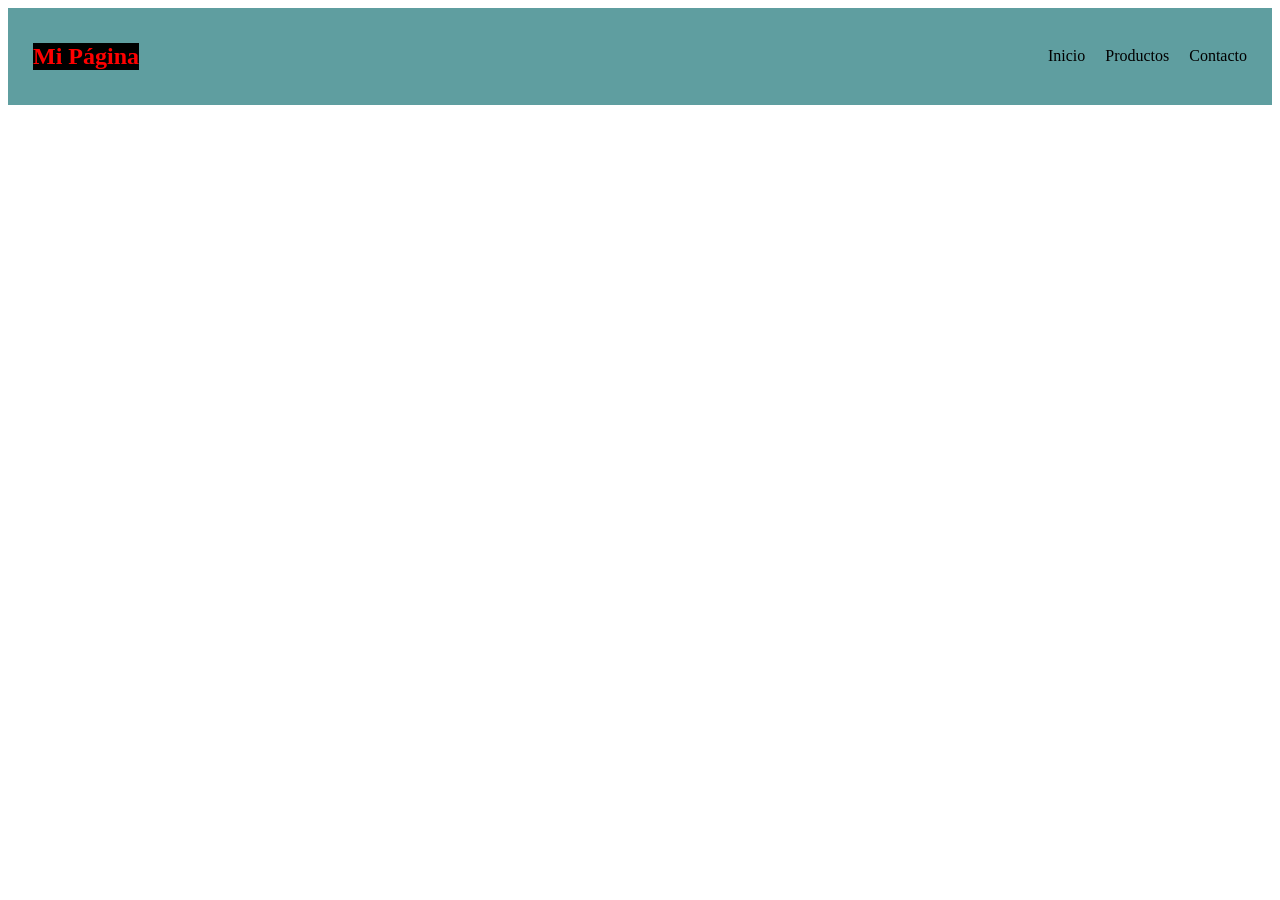
<file: 23400559_Gonzalez_Tapia_Hannia_Elizabeth/U3/flex.html>
<!DOCTYPE html>
<html lang="es">
    <head>
           <meta charset="UTF-8">
           <title>Ejemplo Flex</title>
           <style>
               .navbar{
                
                display: flex;
                justify-content: space-between;
                align-items: center;
                background-color: cadetblue;
                padding: 15px 25px;

               }
               .menu{
                display: flex;
                gap: 20px;

               }
               .menu a{
                   color:black;
                   text-decoration: none;
               }
           </style>
    </head>
    <body>
        <nav class="navbar">

            <h2 style="color: red; background-color: black;">Mi Página</h2>
            <div class="menu">
                <a href="#">Inicio</a>
                <a href="#">Productos</a>
                <a href="#">Contacto</a>
            </div>
        </nav>
    </body>

</html>
</file>
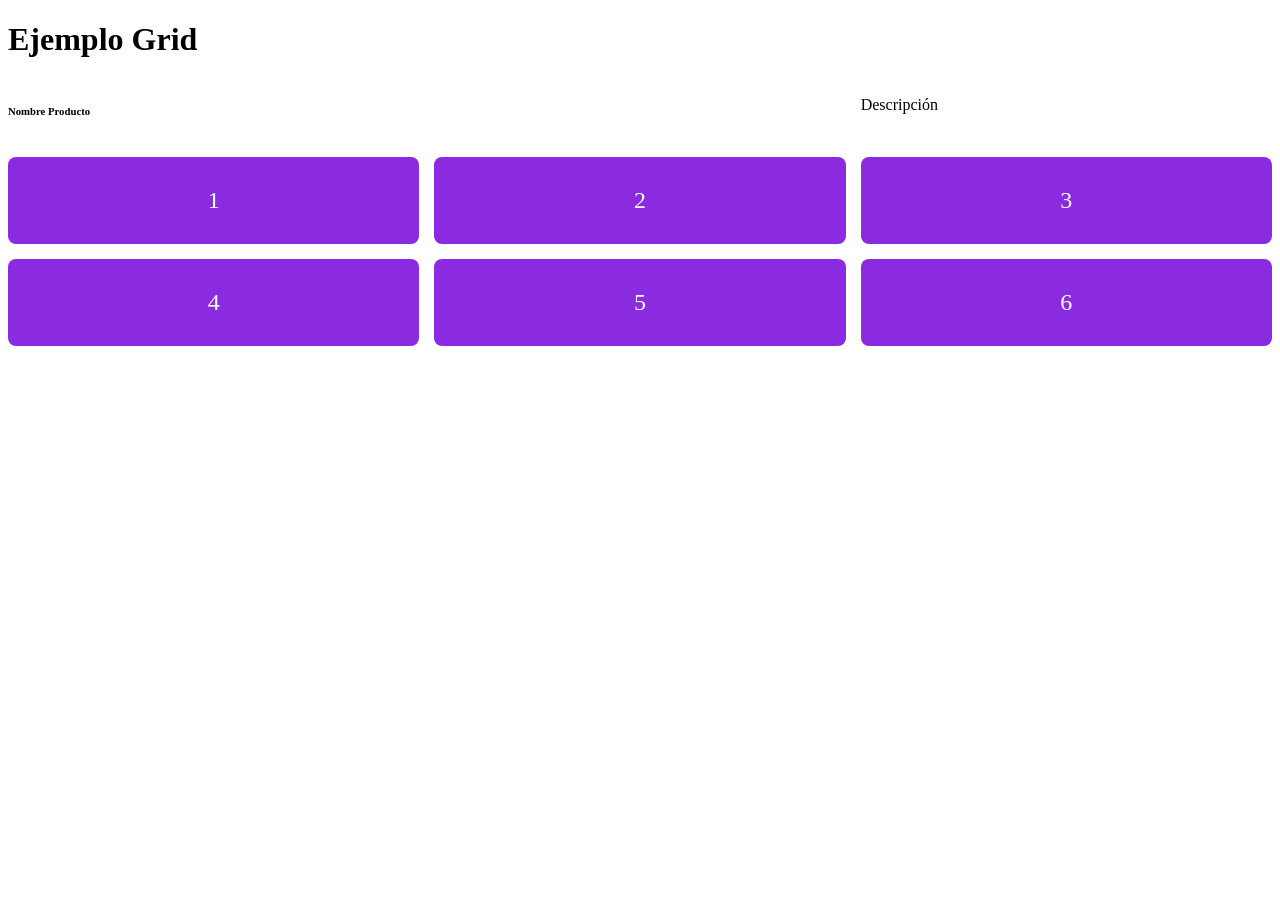
<file: 23400559_Gonzalez_Tapia_Hannia_Elizabeth/U3/grid.html>
<!DOCTYPE html>
<html>
    <head>
         <meta charset="UTF-8">
         <title>Ejemplo Grid</title>
         <style>
           .contenedor{
            display: grid;
            grid-template-columns: repeat(3, 1fr);
            gap: 15px;
           }
           .caja{
            background-color:blueviolet;
            color: white;
            padding:30px;
            text-align:center;
            font-size: 24px;
            border-radius: 8px;
           }
         </style>
    </head>
    <body>
        <h1>Ejemplo Grid</h1>
        <div class="contenedor">
              <h6>Nombre Producto</h6>
              <img>
              <p>Descripción</p>
            <div class="caja">1</div>
            <div class="caja">2</div>
            <div class="caja">3</div>
            <div class="caja">4</div>
            <div class="caja">5</div>
            <div class="caja">6</div>
        </div>
    </body>
</html>
</file>
<file: 23400559_Gonzalez_Tapia_Hannia_Elizabeth/U3/instagram/css/style.css>
*{
    margin: 0;
    padding: 0;
}

body{
    background-color: black;
    color: white;
    font-family: Arial, Helvetica, sans-serif;
}

.app-container{
    max-width: 400px;
    margin:0 auto;
    border-left: 1px solid #262626;
    border-right: 1px solid #262626;
    min-height: 100vh;
}

.nav-container{
    display: flex;
    justify-content: space-between;
    align-items: center;
    padding: 15px;
    font-size: 22px;
}

.nav-center{
    font-size: 18px;
    font-weight: bold; 
}

.nav-right{
    display: flex;
    gap: 15px;
}

.profile-header {
    display: flex;
    align-items: center;
    padding: 10px 15px 20px 15px;
    gap: 20px;
}

.profile-pic-container{
    position: relative;
    flex-shrink: 0;
}

.profile-pic {
    width: 85px;
    height: 85px;
    border-radius: 50%;
    object-fit: cover;
}

.add-story-btn {
    position: absolute;
    bottom: 0;
    right: 0; 
    background-color: white;
    color: black; 
    width:24px;
    height: 24px; 
    display: flex;
    justify-content: center;
    align-items: center;
    font-size: 16px;
    font-weight: bold;
    border: 3px solid black;
    border-radius: 50%;
}

.profile-stats {
    display: flex;
    justify-content: space-around;
    width: 100%;
}

.stat-item {
    display: flex;
    flex-direction: column;
    align-items: center;
    font-size: 13px;
}

.stat-item strong {
    font-size: 16px;
}

.name{
    font-size: 15px;
    font-weight: bold;
    margin-bottom: 5px;
    margin-left: 10px; 
}

.profile-info{
    flex:1;
    min-width: 0;

}

.profile-bio {
    padding: 0 15px 20px 15px;
}

.bio {
    font-size: 14px;
    margin-bottom: 15px;
}

.action-buttons {
    display: flex;
    gap: 8px;
}

.btn {
    flex: 1;
    background-color: #363636;
    color: white;
    border: none; 
    padding: 4px 0; 
    border-radius: 8px;
    font-weight: bold;
}

.icon-btn {
    flex: 0 0 40px;
    transform: scaleX(-1);
    
}

.profile-tabs {
    display: flex;
    justify-content: space-around;
    align-items: center;
    margin-bottom: 10px; 

}

.gallery {
 display: grid;
 grid-template-columns: repeat(3, 1fr);
 gap: 2px; 
}

.post{
    background-color: #262626;
    aspect-ratio: 1 / 1;
    overflow: hidden;
}

.post img{
    width: 100%;
    height: 100%;
    object-fit: cover; 
}
</file>
